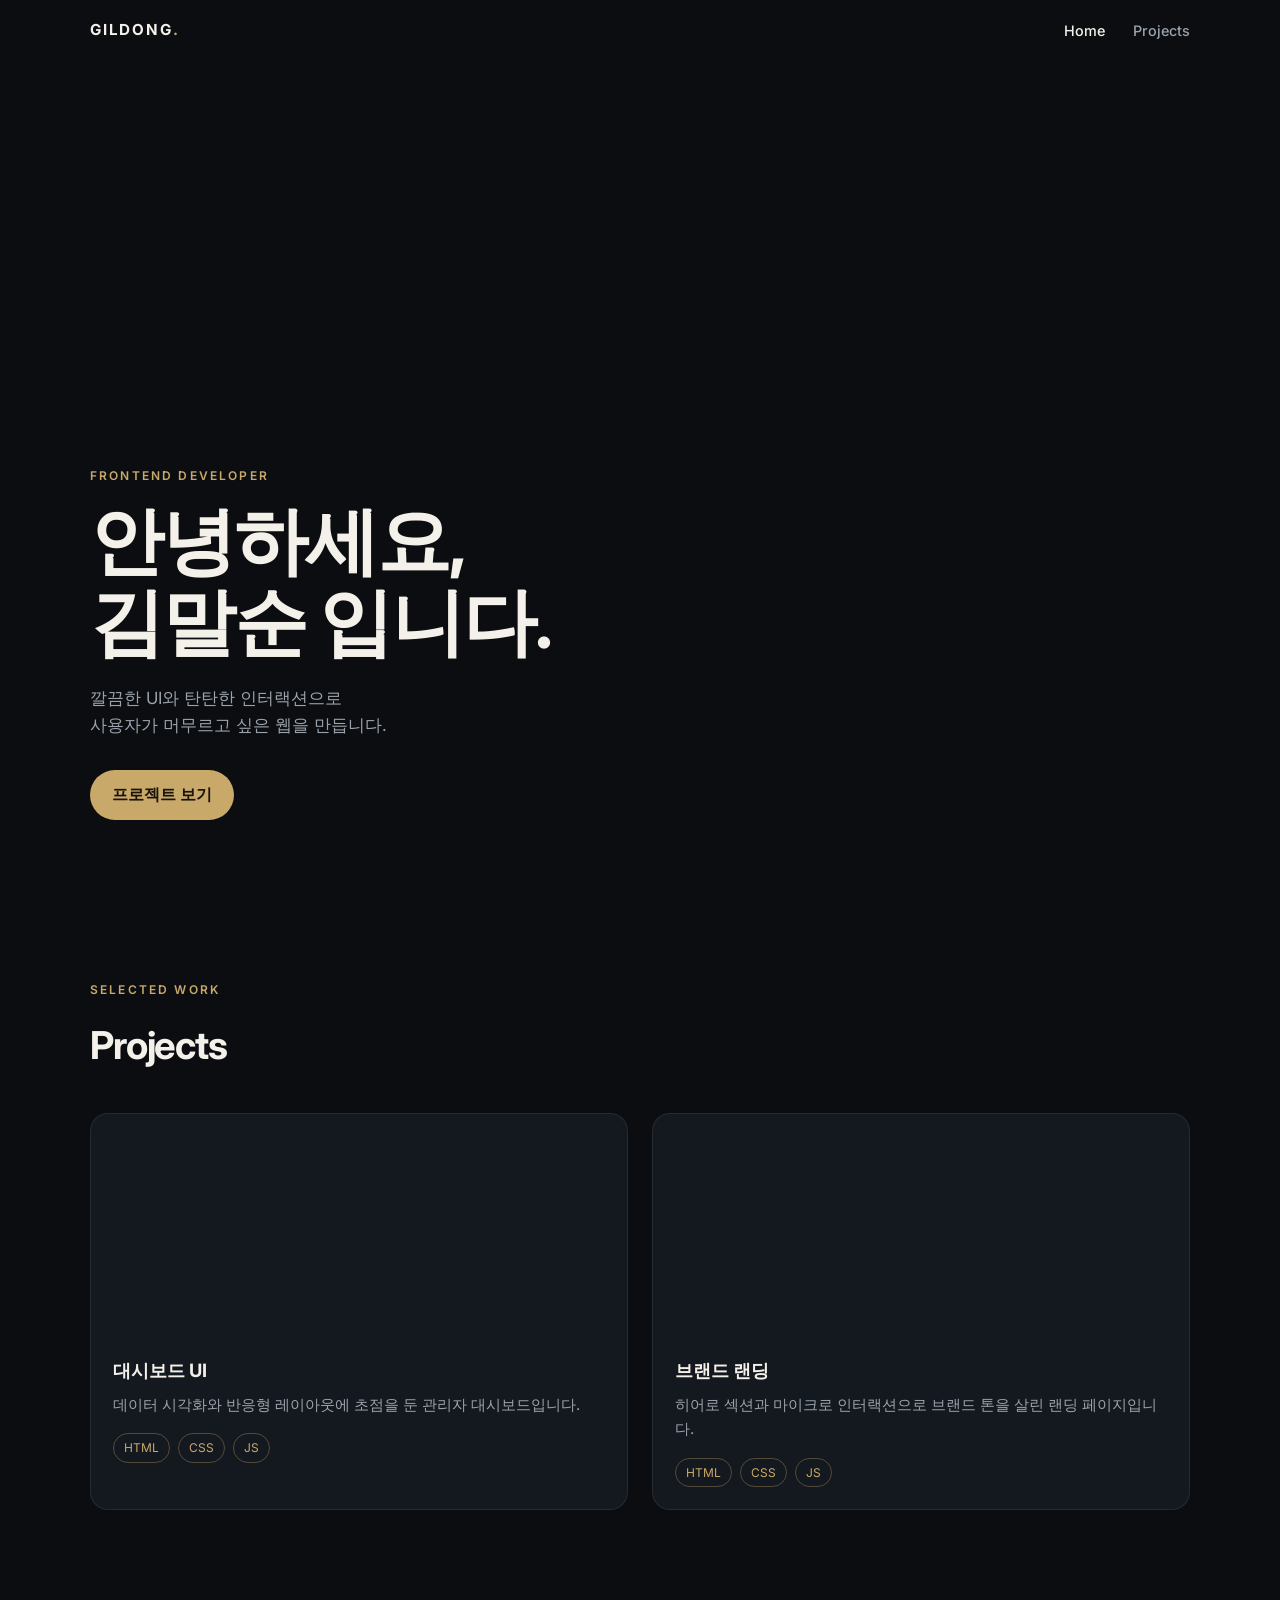
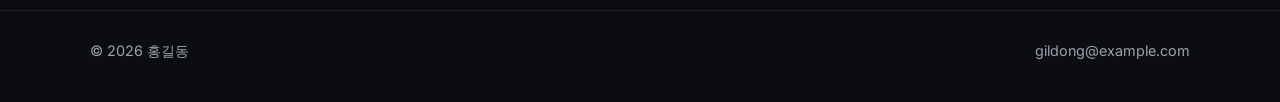
<file: index.html>
<!DOCTYPE html>
<html lang="ko">
<head>
  <meta charset="UTF-8" />
  <meta name="viewport" content="width=device-width, initial-scale=1.0" />
  <title>김말순 · Portfolio</title>
  <link rel="preconnect" href="https://fonts.googleapis.com" />
  <link rel="preconnect" href="https://fonts.gstatic.com" crossorigin />
  <link href="https://fonts.googleapis.com/css2?family=Inter:wght@400;500;600;700&display=swap" rel="stylesheet" />
  <link rel="stylesheet" href="styles.css" />
</head>
<body>
  <header class="header" id="header">
    <div class="container nav">
      <a href="#home" class="logo">GILDONG<span>.</span></a>
      <button class="nav-toggle" id="navToggle" type="button" aria-label="메뉴 열기" aria-expanded="false">
        <span></span>
        <span></span>
        <span></span>
      </button>
      <nav class="nav-links" id="navLinks">
        <a href="#home">Home</a>
        <a href="#projects">Projects</a>
      </nav>
    </div>
  </header>

  <section class="hero" id="home">
    <div class="hero-overlay"></div>
    <div class="container hero-content">
      <p class="eyebrow">Frontend Developer</p>
      <h1>안녕하세요,<br />김말순 입니다.</h1>
      <p class="hero-lead">
        깔끔한 UI와 탄탄한 인터랙션으로<br />
        사용자가 머무르고 싶은 웹을 만듭니다.
      </p>
      <a href="#projects" class="btn">프로젝트 보기</a>
    </div>
  </section>

  <section class="projects" id="projects">
    <div class="container">
      <p class="eyebrow">Selected Work</p>
      <h2>Projects</h2>
      <div class="cards">
        <a class="card" href="project-dashboard.html">
          <div
            class="card-image"
            style="background-image: url('https://images.unsplash.com/photo-1460925895917-afdab827c52f?w=1200&q=80')"
            role="img"
            aria-label="대시보드 UI 미리보기"
          ></div>
          <div class="card-body">
            <h3>대시보드 UI</h3>
            <p>데이터 시각화와 반응형 레이아웃에 초점을 둔 관리자 대시보드입니다.</p>
            <div class="tags">
              <span>HTML</span>
              <span>CSS</span>
              <span>JS</span>
            </div>
          </div>
        </a>
        <a class="card" href="project-landing.html">
          <div
            class="card-image"
            style="background-image: url('https://images.unsplash.com/photo-1522542550221-31fd19575a2d?w=1200&q=80')"
            role="img"
            aria-label="브랜드 랜딩 미리보기"
          ></div>
          <div class="card-body">
            <h3>브랜드 랜딩</h3>
            <p>히어로 섹션과 마이크로 인터랙션으로 브랜드 톤을 살린 랜딩 페이지입니다.</p>
            <div class="tags">
              <span>HTML</span>
              <span>CSS</span>
              <span>JS</span>
            </div>
          </div>
        </a>
      </div>
    </div>
  </section>

  <footer class="footer">
    <div class="container footer-inner">
      <p>© 2026 홍길동</p>
      <a href="mailto:gildong@example.com">gildong@example.com</a>
    </div>
  </footer>

  <script src="script.js"></script>
</body>
</html>
</file>
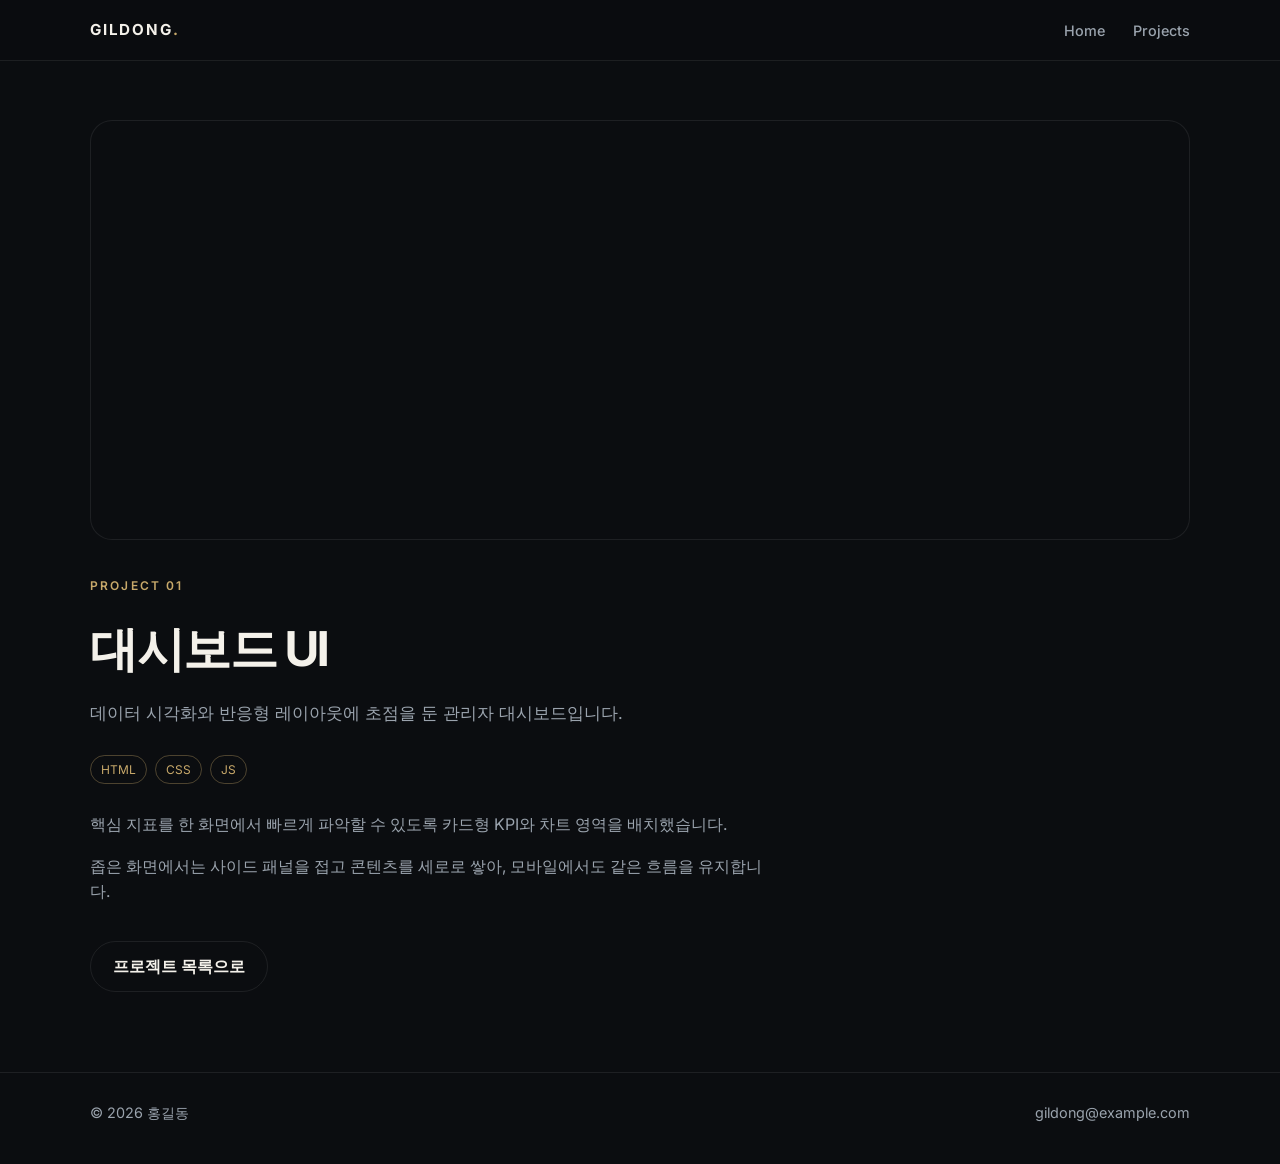
<file: project-dashboard.html>
<!DOCTYPE html>
<html lang="ko">
<head>
  <meta charset="UTF-8" />
  <meta name="viewport" content="width=device-width, initial-scale=1.0" />
  <title>대시보드 UI · 홍길동</title>
  <link rel="preconnect" href="https://fonts.googleapis.com" />
  <link rel="preconnect" href="https://fonts.gstatic.com" crossorigin />
  <link href="https://fonts.googleapis.com/css2?family=Inter:wght@400;500;600;700&display=swap" rel="stylesheet" />
  <link rel="stylesheet" href="styles.css" />
</head>
<body class="page-detail">
  <header class="header scrolled" id="header">
    <div class="container nav">
      <a href="index.html#home" class="logo">GILDONG<span>.</span></a>
      <button class="nav-toggle" id="navToggle" type="button" aria-label="메뉴 열기" aria-expanded="false">
        <span></span>
        <span></span>
        <span></span>
      </button>
      <nav class="nav-links" id="navLinks">
        <a href="index.html#home">Home</a>
        <a href="index.html#projects">Projects</a>
      </nav>
    </div>
  </header>

  <main class="detail">
    <div class="container">
      <div
        class="detail-hero"
        style="background-image: url('https://images.unsplash.com/photo-1460925895917-afdab827c52f?w=1600&q=80')"
        role="img"
        aria-label="대시보드 UI 상세 이미지"
      ></div>
      <p class="eyebrow">Project 01</p>
      <h1>대시보드 UI</h1>
      <p class="detail-lead">데이터 시각화와 반응형 레이아웃에 초점을 둔 관리자 대시보드입니다.</p>
      <div class="tags">
        <span>HTML</span>
        <span>CSS</span>
        <span>JS</span>
      </div>
      <div class="detail-body">
        <p>핵심 지표를 한 화면에서 빠르게 파악할 수 있도록 카드형 KPI와 차트 영역을 배치했습니다.</p>
        <p>좁은 화면에서는 사이드 패널을 접고 콘텐츠를 세로로 쌓아, 모바일에서도 같은 흐름을 유지합니다.</p>
      </div>
      <a href="index.html#projects" class="btn btn-ghost">프로젝트 목록으로</a>
    </div>
  </main>

  <footer class="footer">
    <div class="container footer-inner">
      <p>© 2026 홍길동</p>
      <a href="mailto:gildong@example.com">gildong@example.com</a>
    </div>
  </footer>

  <script src="script.js"></script>
</body>
</html>
</file>
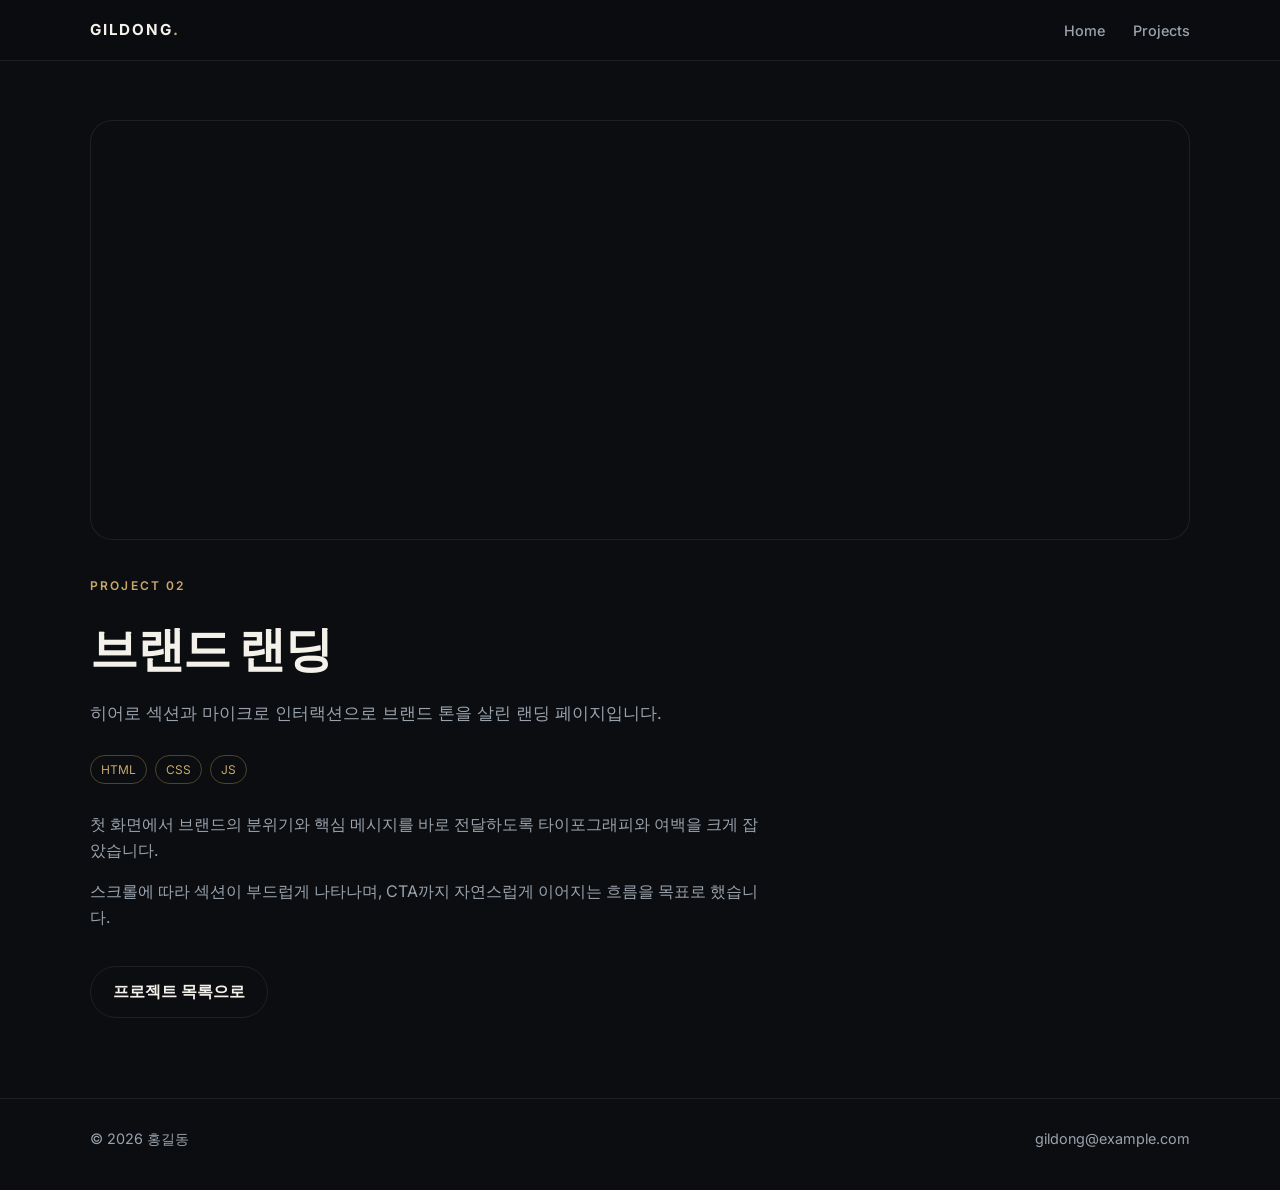
<file: project-landing.html>
<!DOCTYPE html>
<html lang="ko">
<head>
  <meta charset="UTF-8" />
  <meta name="viewport" content="width=device-width, initial-scale=1.0" />
  <title>브랜드 랜딩 · 홍길동</title>
  <link rel="preconnect" href="https://fonts.googleapis.com" />
  <link rel="preconnect" href="https://fonts.gstatic.com" crossorigin />
  <link href="https://fonts.googleapis.com/css2?family=Inter:wght@400;500;600;700&display=swap" rel="stylesheet" />
  <link rel="stylesheet" href="styles.css" />
</head>
<body class="page-detail">
  <header class="header scrolled" id="header">
    <div class="container nav">
      <a href="index.html#home" class="logo">GILDONG<span>.</span></a>
      <button class="nav-toggle" id="navToggle" type="button" aria-label="메뉴 열기" aria-expanded="false">
        <span></span>
        <span></span>
        <span></span>
      </button>
      <nav class="nav-links" id="navLinks">
        <a href="index.html#home">Home</a>
        <a href="index.html#projects">Projects</a>
      </nav>
    </div>
  </header>

  <main class="detail">
    <div class="container">
      <div
        class="detail-hero"
        style="background-image: url('https://images.unsplash.com/photo-1522542550221-31fd19575a2d?w=1600&q=80')"
        role="img"
        aria-label="브랜드 랜딩 상세 이미지"
      ></div>
      <p class="eyebrow">Project 02</p>
      <h1>브랜드 랜딩</h1>
      <p class="detail-lead">히어로 섹션과 마이크로 인터랙션으로 브랜드 톤을 살린 랜딩 페이지입니다.</p>
      <div class="tags">
        <span>HTML</span>
        <span>CSS</span>
        <span>JS</span>
      </div>
      <div class="detail-body">
        <p>첫 화면에서 브랜드의 분위기와 핵심 메시지를 바로 전달하도록 타이포그래피와 여백을 크게 잡았습니다.</p>
        <p>스크롤에 따라 섹션이 부드럽게 나타나며, CTA까지 자연스럽게 이어지는 흐름을 목표로 했습니다.</p>
      </div>
      <a href="index.html#projects" class="btn btn-ghost">프로젝트 목록으로</a>
    </div>
  </main>

  <footer class="footer">
    <div class="container footer-inner">
      <p>© 2026 홍길동</p>
      <a href="mailto:gildong@example.com">gildong@example.com</a>
    </div>
  </footer>

  <script src="script.js"></script>
</body>
</html>
</file>
<file: styles.css>
:root {
  --bg: #0b0d10;
  --surface: #14181f;
  --text: #f4f1ea;
  --muted: #9aa3ad;
  --accent: #c8a96a;
  --line: rgba(255, 255, 255, 0.08);
}

* {
  box-sizing: border-box;
  margin: 0;
  padding: 0;
}

html {
  scroll-behavior: smooth;
}

body {
  font-family: Inter, system-ui, sans-serif;
  background: var(--bg);
  color: var(--text);
  line-height: 1.6;
}

a {
  color: inherit;
  text-decoration: none;
}

.container {
  width: min(1100px, calc(100% - 40px));
  margin-inline: auto;
}

.header {
  position: fixed;
  inset: 0 0 auto;
  z-index: 20;
  padding: 18px 0;
  transition: background 0.3s, border-color 0.3s, padding 0.3s;
  border-bottom: 1px solid transparent;
}

.header.scrolled {
  background: rgba(11, 13, 16, 0.86);
  backdrop-filter: blur(12px);
  border-bottom-color: var(--line);
  padding: 12px 0;
}

.nav {
  display: flex;
  align-items: center;
  justify-content: space-between;
}

.logo {
  font-weight: 700;
  letter-spacing: 0.12em;
  font-size: 0.95rem;
}

.logo span {
  color: var(--accent);
}

.nav-links {
  display: flex;
  gap: 28px;
}

.nav-links a {
  color: var(--muted);
  font-size: 0.9rem;
  font-weight: 500;
  transition: color 0.2s;
}

.nav-links a:hover,
.nav-links a.active {
  color: var(--text);
}

.nav-toggle {
  display: none;
  width: 42px;
  height: 42px;
  border: 1px solid var(--line);
  background: transparent;
  border-radius: 8px;
  cursor: pointer;
  flex-direction: column;
  justify-content: center;
  align-items: center;
  gap: 5px;
}

.nav-toggle span {
  display: block;
  width: 18px;
  height: 1.5px;
  background: var(--text);
  transition: transform 0.25s, opacity 0.25s;
}

.nav-toggle.open span:nth-child(1) {
  transform: translateY(6.5px) rotate(45deg);
}

.nav-toggle.open span:nth-child(2) {
  opacity: 0;
}

.nav-toggle.open span:nth-child(3) {
  transform: translateY(-6.5px) rotate(-45deg);
}

.hero {
  min-height: 100vh;
  display: grid;
  place-items: end start;
  padding: 120px 0 80px;
  background:
    url("https://images.unsplash.com/photo-1518770660439-4636190af475?w=1920&q=80")
    center / cover no-repeat;
  position: relative;
}

.hero-overlay {
  position: absolute;
  inset: 0;
  background: linear-gradient(
    180deg,
    rgba(11, 13, 16, 0.35) 0%,
    rgba(11, 13, 16, 0.72) 55%,
    var(--bg) 100%
  );
}

.hero-content {
  position: relative;
  z-index: 1;
}

.eyebrow {
  color: var(--accent);
  letter-spacing: 0.18em;
  text-transform: uppercase;
  font-size: 0.75rem;
  font-weight: 600;
  margin-bottom: 16px;
}

.hero h1 {
  font-size: clamp(2.4rem, 6vw, 4.6rem);
  line-height: 1.1;
  font-weight: 700;
  letter-spacing: -0.03em;
}

.hero-lead {
  margin: 22px 0 32px;
  color: var(--muted);
  font-size: 1.05rem;
}

.btn {
  display: inline-block;
  background: var(--accent);
  color: #1a1408;
  font-weight: 600;
  padding: 12px 22px;
  border-radius: 999px;
  transition: transform 0.2s, filter 0.2s;
}

.btn:hover {
  transform: translateY(-2px);
  filter: brightness(1.08);
}

.projects {
  padding: 80px 0 100px;
}

.projects h2 {
  font-size: clamp(1.8rem, 3vw, 2.4rem);
  margin-bottom: 36px;
  letter-spacing: -0.03em;
}

.cards {
  display: grid;
  grid-template-columns: repeat(2, 1fr);
  gap: 24px;
}

.card {
  display: block;
  background: var(--surface);
  border: 1px solid var(--line);
  border-radius: 18px;
  overflow: hidden;
  transition: transform 0.25s, border-color 0.25s;
  color: inherit;
}

.card:hover {
  transform: translateY(-6px);
  border-color: rgba(200, 169, 106, 0.35);
}

.card-image {
  height: 220px;
  background-size: cover;
  background-position: center;
}

.card-body {
  padding: 22px;
}

.card h3 {
  margin-bottom: 8px;
  font-size: 1.15rem;
}

.card p {
  color: var(--muted);
  font-size: 0.95rem;
}

.tags {
  display: flex;
  gap: 8px;
  margin-top: 16px;
}

.tags span {
  font-size: 0.75rem;
  color: var(--accent);
  border: 1px solid rgba(200, 169, 106, 0.35);
  padding: 4px 10px;
  border-radius: 999px;
}

.footer {
  border-top: 1px solid var(--line);
  padding: 28px 0 40px;
  color: var(--muted);
  font-size: 0.9rem;
}

.footer-inner {
  display: flex;
  justify-content: space-between;
  gap: 16px;
}

.footer a:hover {
  color: var(--text);
}

.page-detail .header {
  background: rgba(11, 13, 16, 0.86);
  backdrop-filter: blur(12px);
  border-bottom-color: var(--line);
}

.detail {
  padding: 120px 0 80px;
}

.detail-hero {
  height: min(52vh, 420px);
  border-radius: 22px;
  background-size: cover;
  background-position: center;
  border: 1px solid var(--line);
  margin-bottom: 36px;
}

.detail h1 {
  font-size: clamp(2rem, 4vw, 3rem);
  letter-spacing: -0.03em;
  margin-bottom: 12px;
}

.detail-lead {
  color: var(--muted);
  font-size: 1.05rem;
  max-width: 640px;
  margin-bottom: 28px;
}

.detail-body {
  color: var(--muted);
  max-width: 680px;
  display: grid;
  gap: 16px;
  margin: 28px 0 36px;
}

.btn-ghost {
  background: transparent;
  color: var(--text);
  border: 1px solid var(--line);
}

@media (max-width: 760px) {
  .nav-toggle {
    display: flex;
  }

  .nav-links {
    position: absolute;
    top: 100%;
    left: 0;
    right: 0;
    display: none;
    flex-direction: column;
    gap: 0;
    background: rgba(11, 13, 16, 0.96);
    border-bottom: 1px solid var(--line);
    padding: 8px 20px 20px;
  }

  .nav-links.open {
    display: flex;
  }

  .nav-links a {
    padding: 12px 0;
  }

  .cards {
    grid-template-columns: 1fr;
  }

  .footer-inner {
    flex-direction: column;
  }
}
</file>
